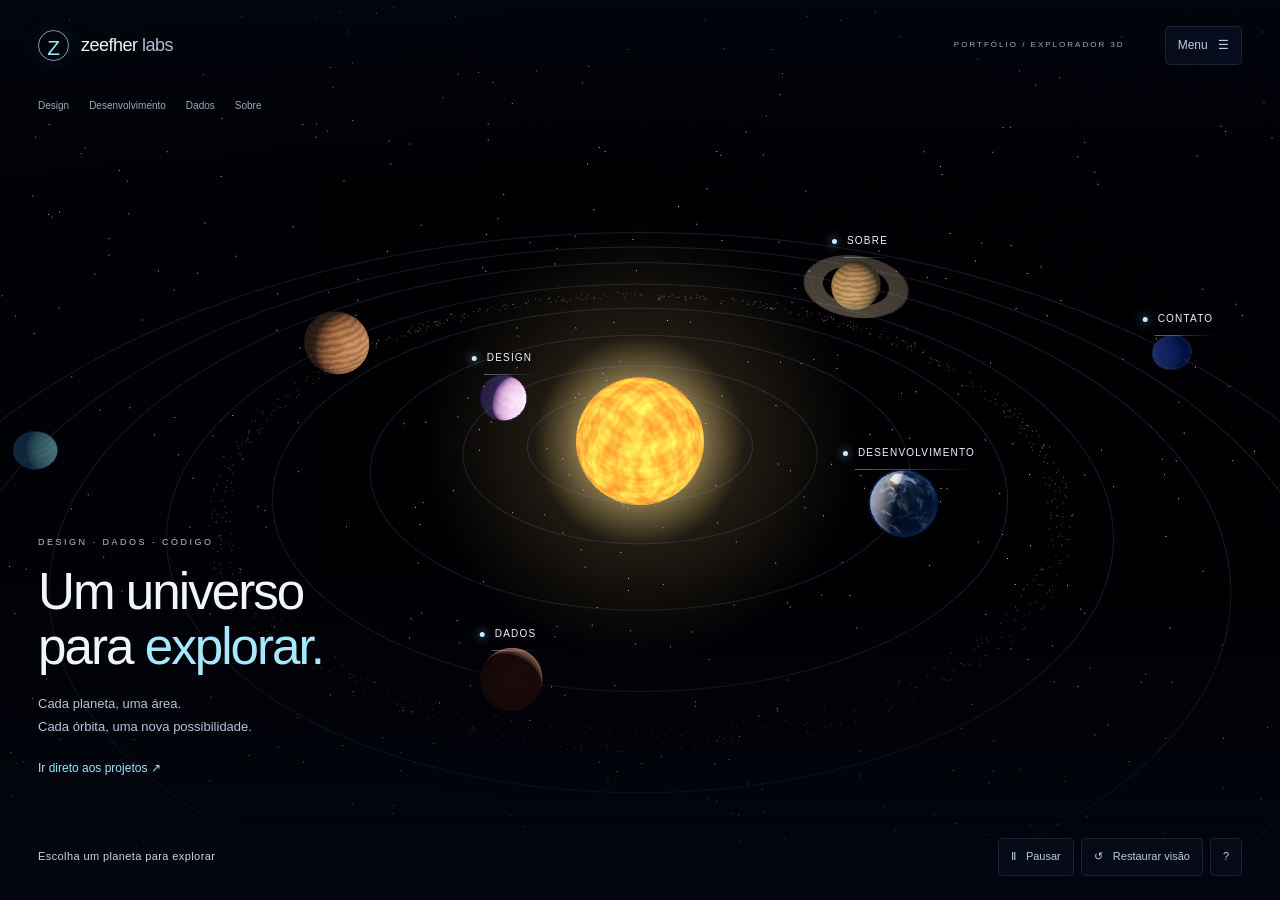
<file: index.html>
<!doctype html>
<html lang="pt-BR">
<head><meta charset="utf-8"><meta name="viewport" content="width=device-width,initial-scale=1,viewport-fit=cover"><meta name="description" content="Explore o universo Zeefher Labs: desenvolvimento, análise de dados e design editorial em um sistema solar interativo. Cada planeta revela uma área e seus projetos."><meta name="theme-color" content="#050812"><link rel="icon" href="data:image/svg+xml,%3Csvg xmlns='http://www.w3.org/2000/svg' viewBox='0 0 40 40'%3E%3Ccircle cx='20' cy='20' r='18' fill='%23050812' stroke='%2393e9ff'/%3E%3Cpath d='M13 12h14L13 28h14' fill='none' stroke='%2393e9ff' stroke-width='2'/%3E%3C/svg%3E"><title>Zeefher Labs — Um universo para explorar</title><link rel="stylesheet" href="/portfolio.css"><link rel="stylesheet" href="/solar/style.css"><script src="/solar/vendor/three.min.js" defer></script><script src="/solar/project-data.js" defer></script><script src="/solar/app.js" defer></script></head>
<body>
<div id="explorer" data-mode="overview">
  <div id="space" aria-label="Sistema solar em 3D" role="group"></div><div class="scene-shade" aria-hidden="true"></div>
  <header class="explorer-header"><button class="explorer-brand" id="home" aria-label="Voltar à visão geral"><span class="z-symbol">Z</span><span>zeefher <b>labs</b></span></button><span class="preview-indicator">PORTFÓLIO / EXPLORADOR 3D</span><button class="quiet-button" id="menu-open" aria-haspopup="dialog">Menu <span aria-hidden="true">☰</span></button></header>
  <nav id="area-navigation" aria-label="Áreas do portfólio"><button data-area="design">Design</button><button data-area="codigo">Desenvolvimento</button><button data-area="dados">Dados</button><button data-area="sobre">Sobre</button></nav>
  <div id="planet-labels" aria-label="Destinos do sistema"></div><div id="satellite-labels" aria-label="Projetos em órbita"></div>
  <section class="overview-copy" aria-labelledby="overview-title"><p class="small-label">DESIGN · DADOS · CÓDIGO</p><h1 id="overview-title">Um universo<br>para <em>explorar.</em></h1><p>Cada planeta, uma área.<br>Cada órbita, uma nova possibilidade.</p><button class="text-button" id="all-projects">Ir direto aos projetos ↗</button></section>
  <section class="destination-copy" aria-labelledby="destination-title" hidden><p class="small-label" id="destination-eyebrow"></p><h1 id="destination-title"></h1><p id="destination-description"></p><div id="destination-projects"></div></section>
  <section id="project-panel" class="project-panel" aria-labelledby="project-title" hidden><div class="panel-top"><span id="project-breadcrumb"></span><button id="project-close" class="icon-button" aria-label="Fechar projeto">×</button></div><p class="small-label" id="project-category"></p><h2 id="project-title"></h2><div id="project-visual" class="project-visual"></div><p id="project-description"></p><div class="panel-actions"><a id="project-demo" class="action-main" href="#">Abrir demonstração ↗</a><a id="project-code" class="action-secondary" href="#" target="_blank" rel="noopener noreferrer">Ver código ↗</a></div><small class="preview-note" id="project-preview-note">Prévia ilustrativa · demonstração com dados fictícios</small></section>
  <section id="about-panel" class="info-panel" hidden aria-labelledby="about-title"><p class="small-label">SATURNO / MINHA TRAJETÓRIA</p><h2 id="about-title">Aprender, construir<br>e resolver.</h2><p>Sou autodidata e conecto desenvolvimento, dados e design para transformar ideias em entregas.</p><p>Mais de 6 anos de experiência prática, com autonomia para investigar, aprender e resolver problemas.</p><div class="info-tags"><span>Python</span><span>SQL</span><span>React</span><span>HTML / CSS</span><span>Design editorial</span></div><button class="text-button" id="about-contact">Vamos conversar ↗</button></section>
  <section id="contact-panel" class="info-panel" hidden aria-labelledby="contact-title"><p class="small-label">NETUNO / PRÓXIMA CONEXÃO</p><h2 id="contact-title">Vamos criar<br>algo juntos?</h2><p>Conheça meus projetos e encontre meu perfil no GitHub.</p><a class="action-main" href="https://github.com/zeefher" target="_blank" rel="noopener noreferrer">Encontrar no GitHub ↗</a></section>
  <footer class="explorer-footer"><button id="back" class="back-button" hidden>← Sistema solar</button><span id="explore-instruction">Escolha um planeta para explorar</span><div class="scene-controls"><button class="quiet-button" id="pause" aria-pressed="false" aria-label="Pausar animações">Ⅱ <span>Pausar</span></button><button class="quiet-button" id="view-reset" aria-label="Restaurar a câmera">↺ <span>Restaurar visão</span></button><button class="quiet-button" id="help-open" aria-label="Ajuda de navegação">?</button></div></footer>
  <div id="scene-status" class="scene-status" role="status" aria-live="polite">Preparando seu universo…</div>
  <div id="controls-help" hidden><p>Arraste para girar · Role para aproximar</p><p>No celular: arraste ou use dois dedos para ampliar.</p><p>Escolha uma área pelo menu ou pelos planetas.</p><p>Planetas e órbitas são ilustrativos, sem escala astronômica.</p></div>
  <div id="announcements" class="sr-only" role="status" aria-live="polite"></div>
</div>
<dialog id="portfolio-menu" aria-labelledby="menu-title"><div class="dialog-head"><span class="small-label">ZEEFHER LABS</span><button id="menu-close" class="icon-button" aria-label="Fechar menu">×</button></div><h2 id="menu-title">Escolha seu destino.</h2><div class="menu-areas"><button data-area="design"><span>Vênus</span>Design ↗</button><button data-area="codigo"><span>Terra</span>Desenvolvimento ↗</button><button data-area="dados"><span>Marte</span>Dados ↗</button><button data-area="sobre"><span>Saturno</span>Sobre mim ↗</button><button data-area="contato"><span>Netuno</span>Contato ↗</button></div><h3>Todos os projetos</h3><div id="menu-projects"></div><p class="menu-note">Exploração 3D com acesso direto aos trabalhos.</p></dialog>
<noscript><section class="no-script"><h1>Zeefher Labs</h1><p>Explore os projetos:</p><a href="/zeeclima/">Zefira · informações meteorológicas ↗</a><a href="/estoque/">Órbita Estoque ↗</a><a href="/pulso/">Pulso ↗</a><a href="/nexo/">Nexo SQL ↗</a><a href="/design/">Design editorial ↗</a><a href="https://zeefher-kids-store-demo.vercel.app" target="_blank" rel="noopener noreferrer">MiniVento Kids · e-commerce demonstrativo ↗</a><a href="https://github.com/zeefher">GitHub ↗</a></section></noscript>
</body></html>
</file>
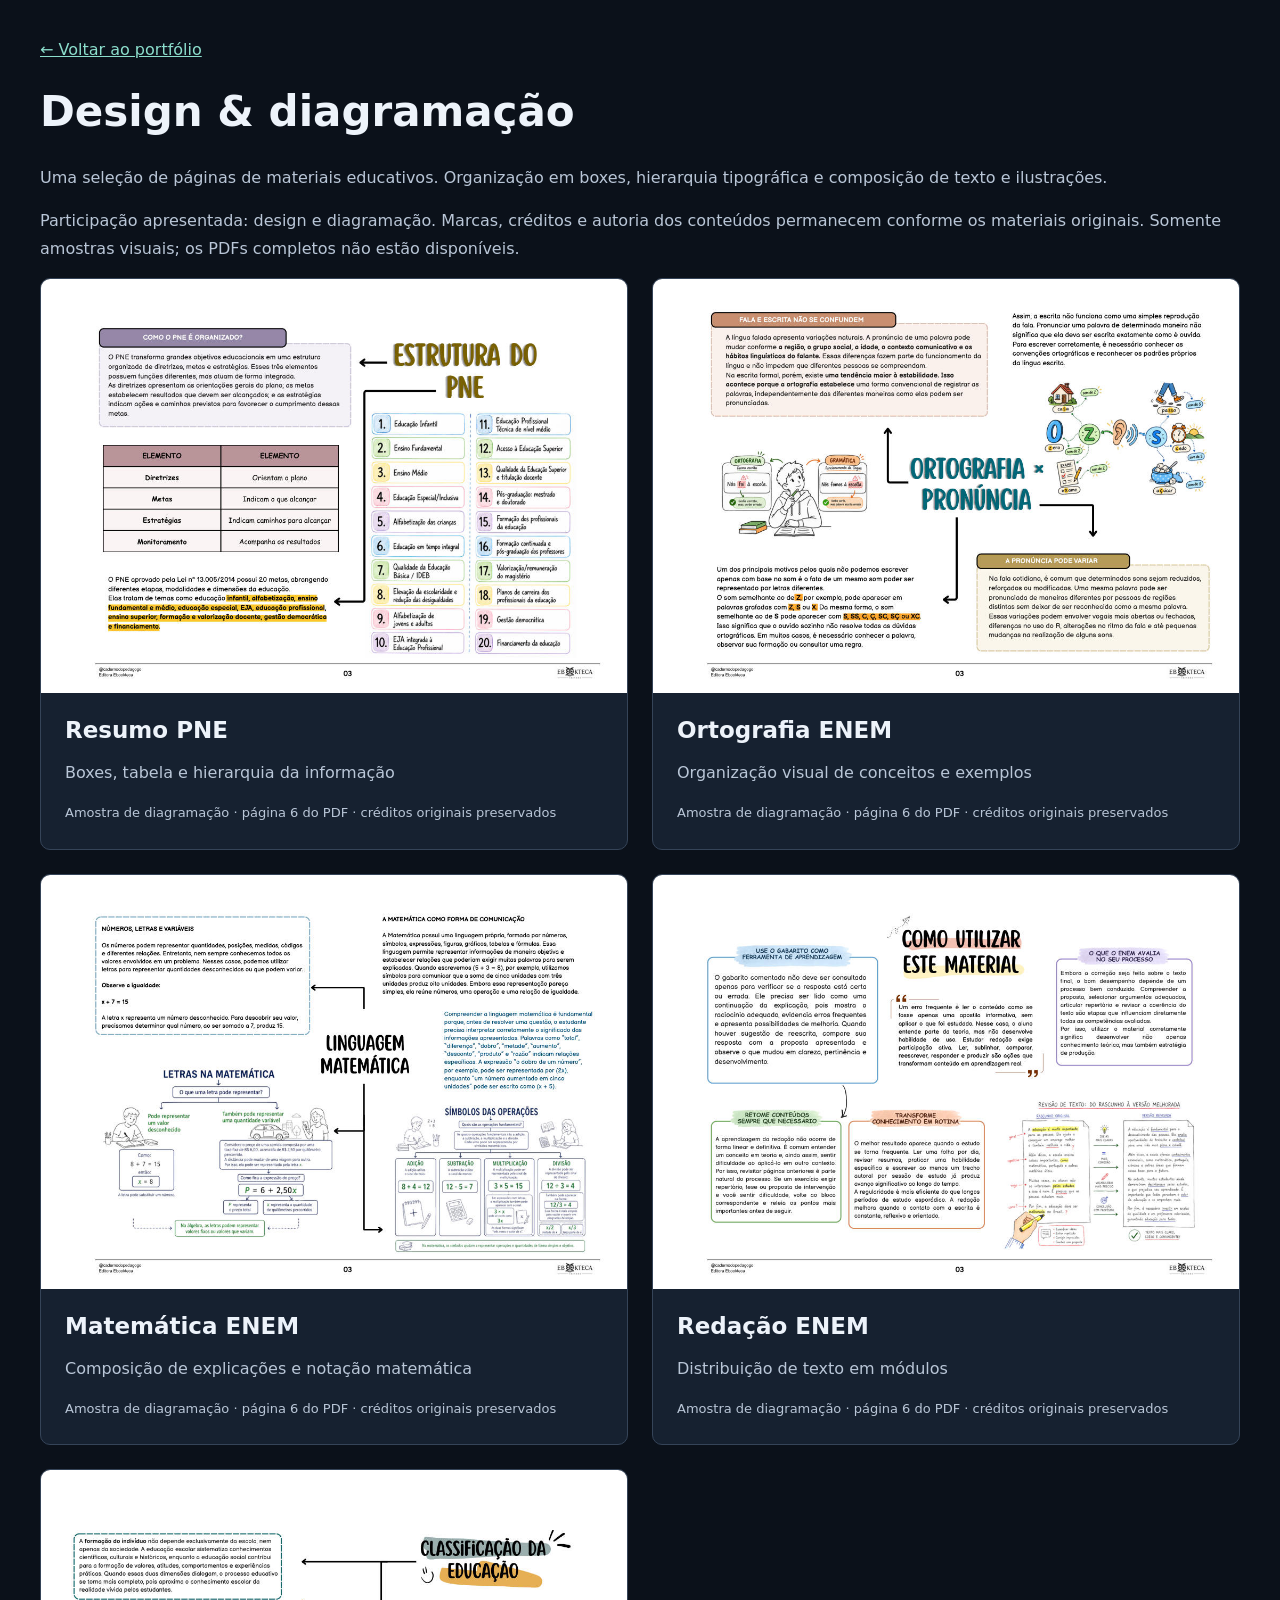
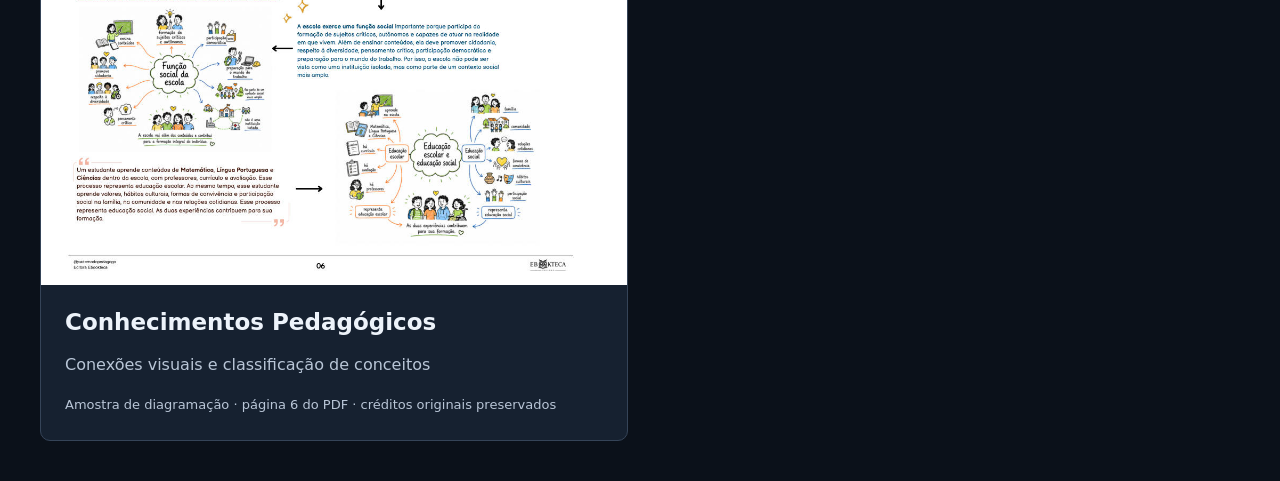
<file: design/index.html>
<!doctype html><html lang="pt-BR"><meta charset="utf-8"><meta name="viewport" content="width=device-width,initial-scale=1"><title>Design editorial — Zeefher Labs</title><style>body{margin:0;background:#0b111a;color:#edf3fa;font:16px system-ui}main{max-width:1200px;margin:auto;padding:40px 24px}h1{font-size:42px}p,small{color:#b9c6d7;line-height:1.7}.gallery{display:grid;grid-template-columns:repeat(2,minmax(0,1fr));gap:24px}figure{margin:0;background:#162130;border:1px solid #354458;border-radius:10px;overflow:hidden}img{width:100%;height:auto;display:block}figcaption{padding:24px}h2{font-size:23px;margin:0}small{font-size:13px}@media(max-width:700px){.gallery{grid-template-columns:1fr}}</style><main><a href="/" style="color:#8cdecc">← Voltar ao portfólio</a><h1>Design & diagramação</h1><p>Uma seleção de páginas de materiais educativos. Organização em boxes, hierarquia tipográfica e composição de texto e ilustrações.</p><p>Participação apresentada: design e diagramação. Marcas, créditos e autoria dos conteúdos permanecem conforme os materiais originais. Somente amostras visuais; os PDFs completos não estão disponíveis.</p><div class="gallery"><figure><a href="/design/pne.jpg"><img src="/design/pne.jpg" alt="Amostra de diagramação de Resumo PNE, página 6 do PDF" loading="lazy"></a><figcaption><h2>Resumo PNE</h2><p>Boxes, tabela e hierarquia da informação</p><small>Amostra de diagramação · página 6 do PDF · créditos originais preservados</small></figcaption></figure><figure><a href="/design/ortografia.jpg"><img src="/design/ortografia.jpg" alt="Amostra de diagramação de Ortografia ENEM, página 6 do PDF" loading="lazy"></a><figcaption><h2>Ortografia ENEM</h2><p>Organização visual de conceitos e exemplos</p><small>Amostra de diagramação · página 6 do PDF · créditos originais preservados</small></figcaption></figure><figure><a href="/design/matematica.jpg"><img src="/design/matematica.jpg" alt="Amostra de diagramação de Matemática ENEM, página 6 do PDF" loading="lazy"></a><figcaption><h2>Matemática ENEM</h2><p>Composição de explicações e notação matemática</p><small>Amostra de diagramação · página 6 do PDF · créditos originais preservados</small></figcaption></figure><figure><a href="/design/redacao.jpg"><img src="/design/redacao.jpg" alt="Amostra de diagramação de Redação ENEM, página 6 do PDF" loading="lazy"></a><figcaption><h2>Redação ENEM</h2><p>Distribuição de texto em módulos</p><small>Amostra de diagramação · página 6 do PDF · créditos originais preservados</small></figcaption></figure><figure><a href="/design/pedagogicos.jpg"><img src="/design/pedagogicos.jpg" alt="Amostra de diagramação de Conhecimentos Pedagógicos, página 6 do PDF" loading="lazy"></a><figcaption><h2>Conhecimentos Pedagógicos</h2><p>Conexões visuais e classificação de conceitos</p><small>Amostra de diagramação · página 6 do PDF · créditos originais preservados</small></figcaption></figure></div></main></html>
</file>
<file: portfolio.css>
:root{color-scheme:dark;--bg:#080c16;--surface:#0e1523;--ink:#f3f5fa;--muted:#b2bbcd;--cyan:#8ae8ff;--line:#ffffff20;font-family:Arial,Helvetica,sans-serif}*{box-sizing:border-box}html{scroll-behavior:smooth;scroll-padding-top:24px}body{margin:0;background:radial-gradient(ellipse at 80% 8%,#1b214a30,transparent 35%),var(--bg);color:var(--ink);line-height:1.6}button,a{-webkit-tap-highlight-color:transparent;touch-action:manipulation}a{color:inherit;text-decoration:none}button{font:inherit;cursor:pointer}a:focus-visible,button:focus-visible,summary:focus-visible{outline:2px solid var(--cyan);outline-offset:5px}::selection{background:var(--cyan);color:var(--bg)}[hidden]{display:none!important}.shell{width:min(1280px,calc(100% - 112px));margin-inline:auto}.site-header{display:flex;align-items:center;justify-content:space-between;gap:24px;min-height:100px}.brand{display:inline-flex;align-items:center;gap:12px;font-size:23px;letter-spacing:-.8px;white-space:nowrap}.brand b{font-weight:700}.mark{display:grid;place-items:center;border:1px solid var(--cyan);color:var(--cyan);border-radius:50%;width:36px;height:36px;font-size:23px;font-weight:400;font-style:italic}.site-header nav{display:flex;gap:32px;font-size:14px}.site-header nav a:hover,.footer>a:last-child:hover{color:var(--cyan)}.hero{display:grid;grid-template-columns:1fr 1.07fr;gap:16px;align-items:center;padding-top:54px;padding-bottom:62px;min-height:660px}.eyebrow,.section-kicker,.project-meta{font-size:11px;text-transform:uppercase;letter-spacing:2px}.eyebrow{color:#c0b7f1;margin:0 0 25px}h1,h2,h3,p{margin-top:0}h1{font-size:clamp(60px,6.8vw,96px);font-weight:700;letter-spacing:-5px;line-height:1.02;margin-bottom:26px}h1 em{font-style:normal;color:var(--cyan)}.intro{font-size:17px;max-width:430px;color:var(--muted);line-height:1.75;margin-bottom:28px}.actions{display:flex;gap:14px;flex-wrap:wrap}.button{display:inline-flex;align-items:center;justify-content:center;gap:24px;border-radius:7px;padding:14px 23px;font-size:14px;min-height:50px;transition:background .2s,transform .2s}.button:hover{transform:translateY(-2px)}.primary{background:var(--cyan);color:#071421;font-weight:700;border:1px solid var(--cyan)}.primary:hover{background:#b9f2ff}.secondary{border:1px solid #8ae8ff80;background:#080c1640}.secondary:hover{background:#8ae8ff10}.galaxy-wrap{position:relative;min-width:0;align-self:stretch;display:flex;flex-direction:column;justify-content:center}.galaxy-art{position:relative;aspect-ratio:1.15;width:112%;margin-left:-6%;isolation:isolate}#galaxy{width:100%;height:100%;display:block;position:absolute;inset:0;z-index:1}.galaxy-fallback{position:absolute;inset:24% 14%;background:radial-gradient(ellipse,#fff6ce 0%,#9deaff70 7%,#9478e535 27%,transparent 66%);transform:rotate(-25deg);border-radius:50%;border:1px solid #9a87ed18}.galaxy-caption{display:flex;align-items:center;justify-content:space-between;gap:12px;font-size:10px;letter-spacing:.6px;color:var(--muted);margin-top:12px}.galaxy-caption>span{display:flex;align-items:center;gap:8px}.galaxy-caption i{width:5px;height:5px;background:var(--cyan);border-radius:50%;box-shadow:0 0 10px var(--cyan)}#motion-toggle{background:none;color:var(--muted);border:1px solid var(--line);border-radius:5px;padding:9px 11px;font-size:11px;min-height:40px}#motion-toggle:hover{color:var(--cyan);border-color:#8ae8ff70}.work,.about,.contact{border-top:1px solid var(--line);padding-top:30px;padding-bottom:70px}.section-kicker{display:flex;align-items:center;gap:22px;color:var(--muted);margin-bottom:18px;font-size:10px}.section-kicker i{height:1px;background:var(--line);flex:1}.section-heading{display:flex;align-items:baseline;justify-content:space-between;gap:24px;margin-bottom:24px}h2{font-size:clamp(30px,3.5vw,45px);letter-spacing:-1.6px;line-height:1.15;margin-bottom:26px}.section-heading h2{margin-bottom:0}.section-heading p{font-size:13px;color:var(--muted);margin:0}.accent{color:var(--cyan)}.filters{display:flex;gap:8px;flex-wrap:wrap;margin-bottom:28px}.filters button{border:1px solid transparent;background:transparent;color:var(--muted);padding:9px 17px;border-radius:24px;font-size:13px;min-height:42px;transition:background .2s,color .2s}.filters button[aria-pressed=true]{background:var(--cyan);color:#081421}.filters button:hover{border-color:#8ae8ff66}.filters button span{margin-left:5px;opacity:.65;font-size:10px}.projects{display:grid;grid-template-columns:repeat(3,minmax(0,1fr));gap:36px 24px}.project{min-width:0;display:flex;flex-direction:column}.project-preview{position:relative;display:block;background:linear-gradient(145deg,#151f33,#0a101e);border:1px solid #819cce33;border-radius:10px;aspect-ratio:1.18;overflow:hidden;padding:17px 12px 35px;transition:transform .25s,border-color .25s}.project-preview:hover{transform:translateY(-4px);border-color:#8ae8ff77}.mini-window{height:100%;border:1px solid #8ea7d329;background:#0a1220;border-radius:6px;overflow:hidden;box-shadow:0 14px 35px #0005}.mini-top{display:flex;justify-content:space-between;align-items:center;padding:12px 10px;border-bottom:1px solid #ffffff12;font-size:10px}.mini-top b{color:#e8f4ff}.mini-top>span{color:#7284a8;font-size:6px;letter-spacing:3px}.mini-body{display:flex;height:calc(100% - 41px)}.mini-sidebar{padding:16px 6px;border-right:1px solid #ffffff12;display:flex;flex-direction:column;gap:17px;width:23%;font-size:6px;color:#a4b2cc}.mini-sidebar b{color:var(--cyan);background:#8ae8ff10;padding:5px 2px;border-radius:3px}.mini-content{padding:16px 10px;width:77%}.mini-label{font-size:6px;letter-spacing:1px;color:#b6c3db;margin-bottom:14px}.mini-metrics{display:flex;gap:5px;margin-bottom:16px}.mini-metrics>div{flex:1;background:#152236;border:1px solid #8ae8ff17;padding:9px 5px;border-radius:4px;font-size:6px;color:#b4c0d5;min-width:0}.mini-metrics strong{display:block;font-size:14px;font-weight:600;color:#edf7ff;margin-top:7px;white-space:nowrap}.mini-table{font-size:6px}.mini-table>div{display:flex;justify-content:space-between;gap:8px;padding:10px 0;border-bottom:1px solid #ffffff0c;color:#becae0}.mini-table b{color:#8395b5;font-weight:400}.green{color:#82e4cc}.gold{color:#f2cc7d}.preview-label{position:absolute;bottom:10px;left:12px;right:12px;color:#aebcce;font-size:8px;letter-spacing:.25px}.pulse-preview{background:linear-gradient(145deg,#24203e,#0d1323)}.chart-content{padding:14px 12px}.chart-caption{font-size:7px;color:#becae0;margin-bottom:6px}.mini-chart{height:78px;margin-bottom:10px}.mini-chart svg{width:100%;height:100%}.mini-bars{height:44px;display:flex;gap:8px;align-items:flex-end}.mini-bars i{height:var(--height);flex:1;background:linear-gradient(#ab9bea,#7062b7);border-radius:2px 2px 0 0}.sql-preview{background:linear-gradient(145deg,#142a36,#0d1323)}.mini-top>.mini-run{background:#8ae8ff;color:#071421;padding:4px 6px;font-size:6px;border-radius:3px;letter-spacing:0}.mini-code{font:8px/1.9 Consolas,monospace;color:#c8d5ea;margin:0 0 10px;white-space:pre-wrap}.mini-code span{color:#bdacff}.project-meta{display:flex;justify-content:space-between;margin:20px 0 8px;color:#b0bcd3;font-size:9px;letter-spacing:1.3px}.project-meta>span{color:var(--cyan);font-size:17px;line-height:1}h3{font-size:23px;letter-spacing:-.7px;line-height:1.2;margin-bottom:12px}.project h3 a:hover{color:var(--cyan)}.project>p{font-size:14px;line-height:1.75;color:var(--muted);margin-bottom:17px}.tags{display:flex;flex-wrap:wrap;gap:7px}.tags span{border:1px solid #b2bbcd33;border-radius:20px;padding:4px 10px;font-size:10px;color:#bec8db}.project-links{display:flex;justify-content:space-between;align-items:center;gap:14px;padding-top:21px;margin-top:auto;font-size:13px}.project-links>a:first-child{color:var(--cyan);font-weight:700}.project-links a:hover{text-decoration:underline;text-underline-offset:4px}.project-links>a:nth-child(2){font-size:11px;color:var(--muted)}.editorial-preview{display:flex;gap:12px;align-items:center;justify-content:center;padding:24px 24px 40px;background:linear-gradient(145deg,#25263b,#131d2c)}.editorial-preview img{width:46%;height:95%;object-fit:cover;object-position:top;box-shadow:0 8px 18px #0007;transform:rotate(-5deg)}.editorial-preview img+img{transform:rotate(5deg) translateY(7px)}.work-note{color:#9da9bf;font-size:11px;margin:28px 0 0;max-width:680px}.about h2{max-width:750px}.about-grid{display:grid;grid-template-columns:1fr 2fr;gap:64px;padding-top:10px}.experience{display:flex;flex-direction:column;border-right:1px solid var(--line);align-self:start;padding-bottom:15px}.experience strong{font-size:96px;font-weight:500;letter-spacing:-7px;line-height:1.1;color:var(--cyan)}.experience>span{color:var(--muted);font-size:15px;margin-top:10px}.story p{font-size:15px;color:var(--muted);line-height:1.85;max-width:690px}.story>p:first-child{color:#d6deec;font-size:17px}.story details{border-top:1px solid var(--line);padding-top:15px;margin-top:20px}.story summary{cursor:pointer;color:var(--cyan);font-size:13px;display:flex;justify-content:space-between;gap:20px;list-style:none;padding:6px 0}.story summary::-webkit-details-marker{display:none}.story details[open] summary{margin-bottom:15px}.story details[open] summary span{transform:rotate(45deg)}.toolkit{margin-top:25px}.toolkit h3{font-size:12px;color:var(--muted);letter-spacing:0;font-weight:400;margin-bottom:12px}.contact{position:relative;background:radial-gradient(ellipse at 95% 100%,#4c337b30,transparent 60%)}.contact-grid{display:flex;justify-content:space-between;align-items:center;gap:32px;padding-top:15px}.contact h2{font-size:clamp(36px,4.7vw,64px);letter-spacing:-2.6px;margin-bottom:20px}.contact p{color:var(--muted);font-size:15px;margin:0}.contact .button{flex-shrink:0}.footer{border-top:1px solid var(--line);padding-block:28px;display:flex;justify-content:space-between;align-items:center;gap:24px}.footer .brand{font-size:17px}.footer .mark{width:27px;height:27px;font-size:17px}.footer>span,.footer>a:last-child{font-size:11px;color:var(--muted)}.skip-link{position:fixed;top:12px;left:12px;z-index:10;background:var(--cyan);color:var(--bg);padding:10px 18px;transform:translateY(-180%)}.skip-link:focus{transform:none}.sr-only{position:absolute;width:1px;height:1px;padding:0;margin:-1px;overflow:hidden;clip-path:inset(50%);white-space:nowrap;border:0}
@media(min-width:1550px){.hero{min-height:720px}}
@media(max-width:1050px){.shell{width:calc(100% - 64px)}.hero{min-height:600px;padding-block:35px 50px}h1{font-size:72px}.intro{font-size:15px}.galaxy-caption{flex-wrap:wrap;font-size:9px}.projects{grid-template-columns:repeat(2,minmax(0,1fr));gap:36px 24px}.project-preview{aspect-ratio:1.3}.mini-content{padding:16px}.mini-label,.mini-table{font-size:7px}.mini-code{font-size:9px}.mini-chart{height:90px}.about-grid{gap:35px}.site-header nav{gap:23px}.contact-grid{align-items:flex-start;flex-direction:column}}
@media(max-width:650px){.shell{width:calc(100% - 40px)}.site-header{min-height:78px;gap:12px}.brand{font-size:18px;gap:8px}.mark{width:29px;height:29px;font-size:19px}.site-header nav{gap:14px;font-size:12px}.hero{grid-template-columns:1fr;gap:0;padding-top:32px;padding-bottom:30px;min-height:0}.eyebrow{font-size:10px;letter-spacing:2px;margin-bottom:22px}h1{font-size:clamp(58px,12vw,78px);letter-spacing:-3.5px;margin-bottom:23px}.intro{font-size:15px;max-width:460px}.button{font-size:13px;gap:16px;padding:13px 18px;min-height:48px}.galaxy-wrap{margin-top:8px}.galaxy-art{width:100%;margin-left:0;aspect-ratio:1.5}.galaxy-caption{margin-top:0;flex-wrap:nowrap;gap:6px;letter-spacing:0;font-size:9px}#motion-toggle{font-size:10px;padding:8px}.work,.about,.contact{padding-top:25px;padding-bottom:40px}.section-heading{display:block;margin-bottom:22px}.section-heading p{margin-top:12px;font-size:12px}h2{font-size:31px;letter-spacing:-1px}.section-kicker{font-size:9px;letter-spacing:1.4px}.filters{gap:2px;margin-bottom:24px}.filters button{font-size:12px;padding:8px 14px}.projects{grid-template-columns:1fr;gap:36px}.project-preview{aspect-ratio:1.28;padding:20px 16px 37px}.mini-top{font-size:12px}.mini-sidebar{font-size:8px;padding-top:18px}.mini-label{font-size:7px}.mini-metrics>div{font-size:7px}.mini-metrics strong{font-size:17px}.mini-table{font-size:8px}.mini-code{font-size:10px}.mini-chart{height:88px}.mini-bars{height:48px}.preview-label{font-size:9px;left:16px}.project-meta{margin-top:18px}h3{font-size:24px}.project>p{font-size:14px}.project-links{padding-top:18px}.editorial-preview{padding:25px 30px 42px}.about-grid{grid-template-columns:1fr;gap:26px;padding-top:0}.experience{border:0;border-bottom:1px solid var(--line);padding-bottom:23px;flex-direction:row;align-items:center;gap:22px}.experience strong{font-size:76px;letter-spacing:-5px}.experience>span{max-width:150px;font-size:14px;margin:0}.story>p:first-child{font-size:16px}.contact h2{font-size:42px;letter-spacing:-1.5px}.contact p{font-size:14px}.contact-grid{gap:24px}.footer{flex-wrap:wrap;gap:17px}.footer>span{order:3;width:100%;font-size:10px}.footer .brand{font-size:16px}.footer>a:last-child{font-size:10px}}
@media(max-width:350px){.site-header{align-items:flex-start;flex-direction:column;padding-block:16px;gap:14px}.site-header nav{width:100%;justify-content:space-between}h1{font-size:54px}.actions{gap:9px}.button{padding-inline:13px}.galaxy-caption>span{max-width:135px}.mini-code{font-size:8px}.mini-table{font-size:6px}.mini-metrics strong{font-size:13px}}
@media(prefers-reduced-motion:reduce){html{scroll-behavior:auto}*,*:before,*:after{animation:none!important;transition:none!important}}
</file>
<file: solar/style.css>
:root{color-scheme:dark;--bg:#050812;--cyan:#93e9ff;--ink:#f1f5fc;--muted:#a7b5cb;--line:#b4c7ec28}*{box-sizing:border-box}html,body{height:100%;overflow:hidden;margin:0}body{font-family:Arial,Helvetica,sans-serif;background:var(--bg);color:var(--ink)}button{font:inherit;cursor:pointer}button,a{touch-action:manipulation}button:focus-visible,a:focus-visible{outline:2px solid var(--cyan);outline-offset:5px}[hidden]{display:none!important}#explorer{position:relative;width:100%;height:100svh;min-height:400px;overflow:hidden;isolation:isolate;background:radial-gradient(ellipse at 70% 30%,#17213d,#050812 70%)}#space{position:absolute;inset:0;z-index:-2}#space canvas{display:block;width:100%;height:100%;touch-action:none;cursor:grab}#space canvas.dragging{cursor:grabbing}.scene-shade{position:absolute;inset:0;z-index:-1;pointer-events:none;background:linear-gradient(180deg,#030712a1,transparent 20%,transparent 64%,#030712d9),linear-gradient(90deg,#03071230,transparent 45%)}.explorer-header{position:absolute;top:0;left:0;right:0;z-index:6;display:flex;justify-content:space-between;align-items:center;gap:20px;padding:26px 38px}.explorer-brand{display:flex;align-items:center;gap:12px;background:none;border:0;color:var(--ink);font-size:18px;letter-spacing:-.5px;padding:0}.explorer-brand b{font-weight:400;color:#b2bed4}.z-symbol{display:grid;place-items:center;width:31px;height:31px;border:1px solid #9be6ffb0;border-radius:50%;font-size:21px;color:var(--cyan);box-shadow:0 0 20px #6abdf019}.preview-indicator{margin-left:auto;margin-right:20px;font-size:8px;letter-spacing:2px;color:#a0abc1}.quiet-button{background:#09122375;border:1px solid #b5c5e120;border-radius:5px;color:#bdcbe0;font-size:11px;padding:9px 12px;min-height:38px;transition:background .2s,border-color .2s}.quiet-button:hover{background:#172a46a6;border-color:#acdfff70}.quiet-button span{margin-left:7px}.explorer-header .quiet-button{font-size:12px;background:#091223af}.small-label{font-size:9px;letter-spacing:2.5px;color:#b6c0db;line-height:1.6;margin:0 0 14px}#area-navigation{position:absolute;top:94px;left:38px;display:flex;gap:20px;z-index:5}#area-navigation button{background:none;border:0;border-bottom:1px solid transparent;padding:4px 0 6px;color:#9aaac4;font-size:10px}#area-navigation button:hover,#area-navigation button[aria-current]{color:#b4eeff;border-bottom-color:#8ae8ff80}.overview-copy{position:absolute;bottom:115px;left:38px;pointer-events:none;max-width:370px;z-index:2;transition:opacity .4s,transform .4s}.overview-copy h1{font-size:clamp(32px,4vw,54px);font-weight:500;line-height:1.08;letter-spacing:-2px;margin:0 0 19px}.overview-copy h1 em{font-style:normal;color:#a6e9ff}.overview-copy>p:not(.small-label){font-size:13px;line-height:1.75;color:#b4c3dc}.overview-copy button{pointer-events:auto}.text-button{background:none;border:0;color:#9de4ff;font-size:12px;padding:7px 0;text-align:left}.text-button:hover{text-decoration:underline;text-underline-offset:5px}#explorer:not([data-mode=overview]) .overview-copy{opacity:0;transform:translateY(14px);visibility:hidden}#planet-labels,#satellite-labels{position:absolute;inset:0;pointer-events:none;z-index:3}.planet-label,.satellite-label{pointer-events:auto;position:absolute;display:flex;align-items:center;gap:10px;transform:translate(-50%,-50%);border:0;background:transparent;color:#edf5ff;text-align:left;padding:12px 8px;white-space:nowrap;font-size:10px;letter-spacing:1.2px;text-transform:uppercase;text-shadow:0 2px 10px #000;will-change:transform;min-height:44px}.planet-label:before,.satellite-label:before{content:'';width:5px;height:5px;border-radius:50%;background:#c8e9ff;box-shadow:0 0 10px #98cfff;flex-shrink:0}.planet-label:after{content:'';position:absolute;bottom:5px;left:20px;right:6px;height:1px;background:linear-gradient(90deg,#b9e7ff70,transparent)}.planet-label:hover,.planet-label:focus-visible{color:#99e6ff}.planet-label:hover:before{box-shadow:0 0 0 4px #9ce8ff22,0 0 22px #8ce7ff}.satellite-label{font-size:11px;letter-spacing:.15px;text-transform:none;padding:11px 14px;border:1px solid #a7d5ff25;border-radius:6px;background:#070f20b5;backdrop-filter:blur(8px)}.satellite-label:hover{background:#142b45d9;border-color:#a4deff70}.satellite-label:before{background:#abe5ff}.satellite-label[data-selected=true]{border-color:#a7eaff;box-shadow:0 0 20px #a7eaff15}.destination-copy{position:absolute;bottom:132px;left:38px;z-index:3;width:min(360px,42vw)}.destination-copy h1{font-size:clamp(29px,3.4vw,48px);font-weight:500;letter-spacing:-1.8px;line-height:1.1;margin:0 0 15px}.destination-copy>p:not(.small-label){color:#b9c9e1;font-size:13px;line-height:1.8;margin:0 0 14px}.destination-copy .small-label{color:#93e0ff}.destination-copy #destination-projects{display:flex;gap:7px;flex-wrap:wrap}.project-chip{border:1px solid #a4d8ff40;background:#091728b0;border-radius:5px;color:#bddef5;padding:8px 10px;font-size:11px;min-height:38px}.project-chip:hover{border-color:#a7eaff;background:#18364f}.project-panel,.info-panel{position:absolute;left:38px;top:145px;width:min(465px,44vw);max-height:calc(100svh - 240px);z-index:4;overflow:auto;padding:23px 25px 25px;border:1px solid #a4d2fa44;background:linear-gradient(145deg,#0a1425f5,#050c17ef);border-radius:13px;box-shadow:0 20px 80px #0005;backdrop-filter:blur(12px);animation:panel-appear .4s ease both;overscroll-behavior:contain;scrollbar-width:thin;scrollbar-color:#526b8a transparent}.panel-top{display:flex;align-items:center;justify-content:space-between;gap:12px;margin-bottom:14px;font-size:10px;color:#91a5c2}.icon-button{display:grid;place-items:center;background:none;border:1px solid #b9c7e02a;border-radius:50%;color:#bed1e8;width:30px;height:30px;font-size:21px;padding:0;flex-shrink:0}.icon-button:hover{background:#b9d5ff15}.project-panel .small-label{font-size:8px;letter-spacing:2px;color:#99dfff;margin-bottom:7px}.project-panel h2,.info-panel h2{font-weight:500;font-size:30px;line-height:1.15;letter-spacing:-1px;margin:0 0 19px}.project-visual{height:220px;padding:12px 12px 28px;background:linear-gradient(145deg,#17243a,#091221);border:1px solid #b7d7ff20;border-radius:7px;overflow:hidden;position:relative;margin-bottom:17px}.project-visual .mini-window{height:100%;width:100%}.project-visual .mini-top{padding:8px 10px}.project-visual .mini-body{height:calc(100% - 33px)}.project-visual .mini-content{padding-top:10px}.project-visual .mini-label{margin-bottom:7px}.project-visual .mini-metrics{margin-bottom:7px}.project-visual .mini-metrics>div{padding:7px}.project-visual .mini-table>div{padding:7px 0}.project-visual .mini-chart{height:40px}.project-visual .mini-bars{height:22px}.project-visual .mini-code{font-size:8px;line-height:1.5;margin-bottom:3px}.project-visual .chart-content{padding-top:9px}.project-visual .preview-label{font-size:8px;bottom:6px}.editorial-image{width:100%;height:100%;object-fit:contain}.project-panel>p,.info-panel>p:not(.small-label){font-size:12px;line-height:1.8;color:#b8c6dc;margin:0 0 18px}.panel-actions{display:flex;gap:10px;flex-wrap:wrap}.action-main,.action-secondary{display:inline-flex;align-items:center;justify-content:center;min-height:42px;padding:11px 16px;border-radius:6px;font-size:11px;border:1px solid #a6eaff}.action-main{background:#a6eaff;color:#051223;font-weight:600}.action-main:hover{background:#d0f4ff}.action-secondary{background:transparent;color:#afddfa;border-color:#b0d9f24a}.action-secondary:hover{background:#8ae8ff13}.preview-note{display:block;font-size:8px;color:#8d9fb9;margin-top:13px}.info-panel{top:25%;max-width:420px;padding:28px}.info-panel .small-label{font-size:8px;color:#abc1e4}.info-tags{display:flex;flex-wrap:wrap;gap:7px;margin-bottom:18px}.info-tags span{border:1px solid #afc9e72a;border-radius:20px;padding:4px 9px;font-size:10px;color:#b5c9e4}.explorer-footer{position:absolute;bottom:0;left:0;right:0;padding:20px 38px 24px;z-index:6;display:flex;justify-content:space-between;align-items:center;gap:18px;pointer-events:none;background:linear-gradient(transparent,#030713b0)}.explorer-footer>*{pointer-events:auto}.back-button{border:0;background:#07142780;border-radius:5px;padding:10px 0;color:#a3e3ff;font-size:12px}.back-button:hover{color:white}#explore-instruction{font-size:11px;color:#c8d5eb;letter-spacing:.4px;text-align:center}.scene-controls{display:flex;gap:7px;margin-left:auto}.scene-status{position:absolute;left:50%;top:48%;transform:translate(-50%,-50%);background:#071024db;border:1px solid #a8caff30;border-radius:7px;padding:15px 20px;z-index:8;font-size:13px;color:#c4d9f2}.scene-status[hidden]{display:none}#controls-help{position:absolute;z-index:7;right:38px;bottom:83px;background:#0a1425f5;border:1px solid #accfff35;border-radius:8px;padding:17px 20px;max-width:330px}#controls-help p{font-size:11px;line-height:1.7;color:#bacce3;margin:0 0 7px}#controls-help p:last-child{color:#8b9db8;margin:0;font-size:9px}dialog{width:min(540px,calc(100% - 32px));max-height:85svh;overflow:auto;border:1px solid #a7c8f044;border-radius:13px;background:#091223;color:#edf5ff;padding:26px;box-shadow:0 30px 100px #0009;scrollbar-width:thin}dialog::backdrop{background:#030815b3;backdrop-filter:blur(8px)}.dialog-head{display:flex;justify-content:space-between;align-items:center;margin-bottom:20px}.dialog-head .small-label{margin:0}dialog h2{font-size:29px;font-weight:500;letter-spacing:-1px;margin:0 0 22px}.menu-areas{display:grid;grid-template-columns:1fr 1fr;gap:9px;margin-bottom:25px}.menu-areas button{display:flex;flex-direction:column;gap:5px;align-items:flex-start;border:1px solid #aecdf22a;border-radius:7px;background:#111e32;color:#e4edfb;padding:14px;font-size:13px;min-height:74px}.menu-areas button:hover{border-color:#9ee6ff66}.menu-areas button span{font-size:9px;letter-spacing:1px;color:#92adcd}dialog h3{font-size:12px;font-weight:400;letter-spacing:0;color:#99b3d2;margin:0 0 12px}#menu-projects{display:flex;flex-direction:column}#menu-projects button{display:flex;justify-content:space-between;text-align:left;gap:15px;background:none;border:0;border-bottom:1px solid #adcbeb1a;color:#d1e1f5;padding:13px 0;font-size:12px}#menu-projects button:hover{color:#a6eaff}#menu-projects button span{font-size:10px;color:#899fbc}.menu-note{font-size:10px;color:#8197b5;margin:20px 0 0}.no-script{position:fixed;inset:0;z-index:20;background:#081120;padding:40px;overflow:auto}.no-script h1{font-size:36px}.no-script a{display:block;padding:12px;color:#a6eaff}@keyframes panel-appear{from{opacity:0;transform:translateY(10px)}to{opacity:1;transform:none}}
@media(min-width:1600px){.explorer-header{padding:32px 56px}#area-navigation{left:56px;top:105px}.overview-copy{left:56px;bottom:140px}.project-panel,.info-panel{left:56px;width:500px;max-height:calc(100svh - 260px)}.project-visual{height:260px}.explorer-footer{padding:25px 56px}.destination-copy{left:56px;bottom:140px}}
@media(max-width:900px){.overview-copy{max-width:280px}.overview-copy h1{font-size:38px}.project-panel{width:43vw;left:25px;padding:17px}.project-panel h2{font-size:26px}.project-visual{height:175px}.project-panel>p{font-size:11px}.action-main,.action-secondary{font-size:10px;padding:10px}.explorer-header{padding-inline:25px}#area-navigation{left:25px}.explorer-footer{padding-inline:25px}.destination-copy{left:25px;width:37vw}.info-panel{left:25px;width:43vw}}
@media(max-width:650px){#explorer{min-height:440px}.explorer-header{padding:18px 20px;gap:10px}.explorer-brand{font-size:16px;gap:9px}.z-symbol{width:28px;height:28px;font-size:18px}.preview-indicator{display:none}.explorer-header .quiet-button{min-height:40px}.explorer-header .quiet-button span{margin-left:8px}#area-navigation{top:77px;left:20px;right:20px;gap:20px;justify-content:flex-start}#area-navigation button{font-size:10px;min-height:32px}.overview-copy{left:20px;bottom:114px;max-width:260px}.overview-copy h1{font-size:35px;line-height:1.08;letter-spacing:-1.5px;margin-bottom:12px}.overview-copy .small-label{font-size:8px;letter-spacing:2px}.overview-copy>p:not(.small-label){font-size:11px;margin-bottom:5px}.text-button{font-size:11px;min-height:38px}.planet-label{font-size:9px;letter-spacing:.5px;gap:6px;padding:11px 5px}.planet-label:after{left:15px}.satellite-label{font-size:10px;min-height:40px;padding:9px}.explorer-footer{padding:15px 18px 20px;gap:10px;align-items:flex-end;flex-wrap:wrap}.scene-controls{gap:5px}.scene-controls .quiet-button{padding:9px 10px;min-height:40px}.scene-controls .quiet-button span{display:none}#explore-instruction{font-size:9px;text-align:left;max-width:150px}.back-button{font-size:11px;padding:11px 0;min-height:40px}.destination-copy{left:20px;bottom:105px;width:calc(100% - 40px);pointer-events:none}.destination-copy>*{pointer-events:auto}.destination-copy h1{font-size:30px;margin-bottom:7px;max-width:300px}.destination-copy>p:not(.small-label){font-size:11px;max-width:260px;margin-bottom:10px}.destination-copy .small-label{font-size:8px;margin-bottom:8px}.project-chip{font-size:10px;padding:8px 10px;min-height:38px}.project-panel,.info-panel{left:16px;right:16px;top:auto;bottom:84px;width:auto;max-width:none;max-height:calc(100svh - 215px);padding:18px;border-radius:11px;background:linear-gradient(145deg,#0a1425fa,#050c17f7)}.project-panel h2,.info-panel h2{font-size:26px;margin-bottom:13px}.project-panel .panel-top{font-size:9px;margin-bottom:10px}.project-panel .small-label{font-size:8px}.project-visual{height:155px;margin-bottom:13px;padding:10px 10px 23px}.project-panel>p,.info-panel>p:not(.small-label){font-size:11px;line-height:1.65;margin-bottom:14px}.panel-actions{gap:8px}.action-main,.action-secondary{font-size:10px;min-height:42px;padding:10px 13px}.preview-note{font-size:8px;margin-top:10px}.project-visual .mini-label{font-size:5px;letter-spacing:.4px}.project-visual .mini-metrics strong{font-size:11px}.project-visual .mini-metrics>div{font-size:5px;padding:5px}.project-visual .mini-table{font-size:5px}.project-visual .mini-sidebar{font-size:5px;gap:8px;padding-top:9px}.project-visual .mini-top{font-size:8px;padding:6px 8px}.project-visual .mini-code{font-size:6px}.project-visual .mini-chart{height:30px}.project-visual .mini-bars{height:18px}.project-visual .chart-content{padding:8px}.project-visual .preview-label{font-size:6px}#controls-help{right:16px;left:16px;max-width:none;bottom:82px}.info-tags{gap:6px}.info-tags span{font-size:9px}dialog{padding:20px}.menu-areas{gap:7px}.menu-areas button{font-size:12px;padding:12px}.scene-status{font-size:11px;white-space:nowrap}#explorer[data-mode=project] #satellite-labels,#explorer[data-mode=about] #satellite-labels{visibility:hidden}}
@media(max-height:650px) and (min-width:651px){.project-panel{top:125px;max-height:calc(100svh - 210px)}.project-visual{height:130px}.overview-copy{bottom:94px}.overview-copy h1{font-size:34px}.info-panel{top:140px;max-height:calc(100svh - 230px)}}
.project-panel .panel-actions{position:sticky;bottom:-25px;padding-block:11px;background:#091323;z-index:2;border-top:1px solid #a8cffa18}.project-panel .project-visual{height:175px}.project-panel .panel-top{margin-bottom:10px}.project-panel h2{font-size:28px;margin-bottom:14px}.project-panel .preview-note{margin-top:7px}
@media(max-width:650px){.project-panel .project-visual{height:140px}.project-panel .panel-actions{bottom:-18px}.project-panel h2{font-size:25px}}
@media(prefers-reduced-motion:reduce){*{animation:none!important;transition:none!important}}

.store-preview-image{display:block;width:100%;height:100%;object-fit:cover;object-position:center top;border-radius:3px}.project-visual:has(.store-preview-image){padding:0 0 20px;background:#f6f3ed}.project-visual:has(.store-preview-image) .preview-label{color:#4c5b63;background:#f6f3ed;width:100%;text-align:center;left:0;bottom:4px}
</file>
